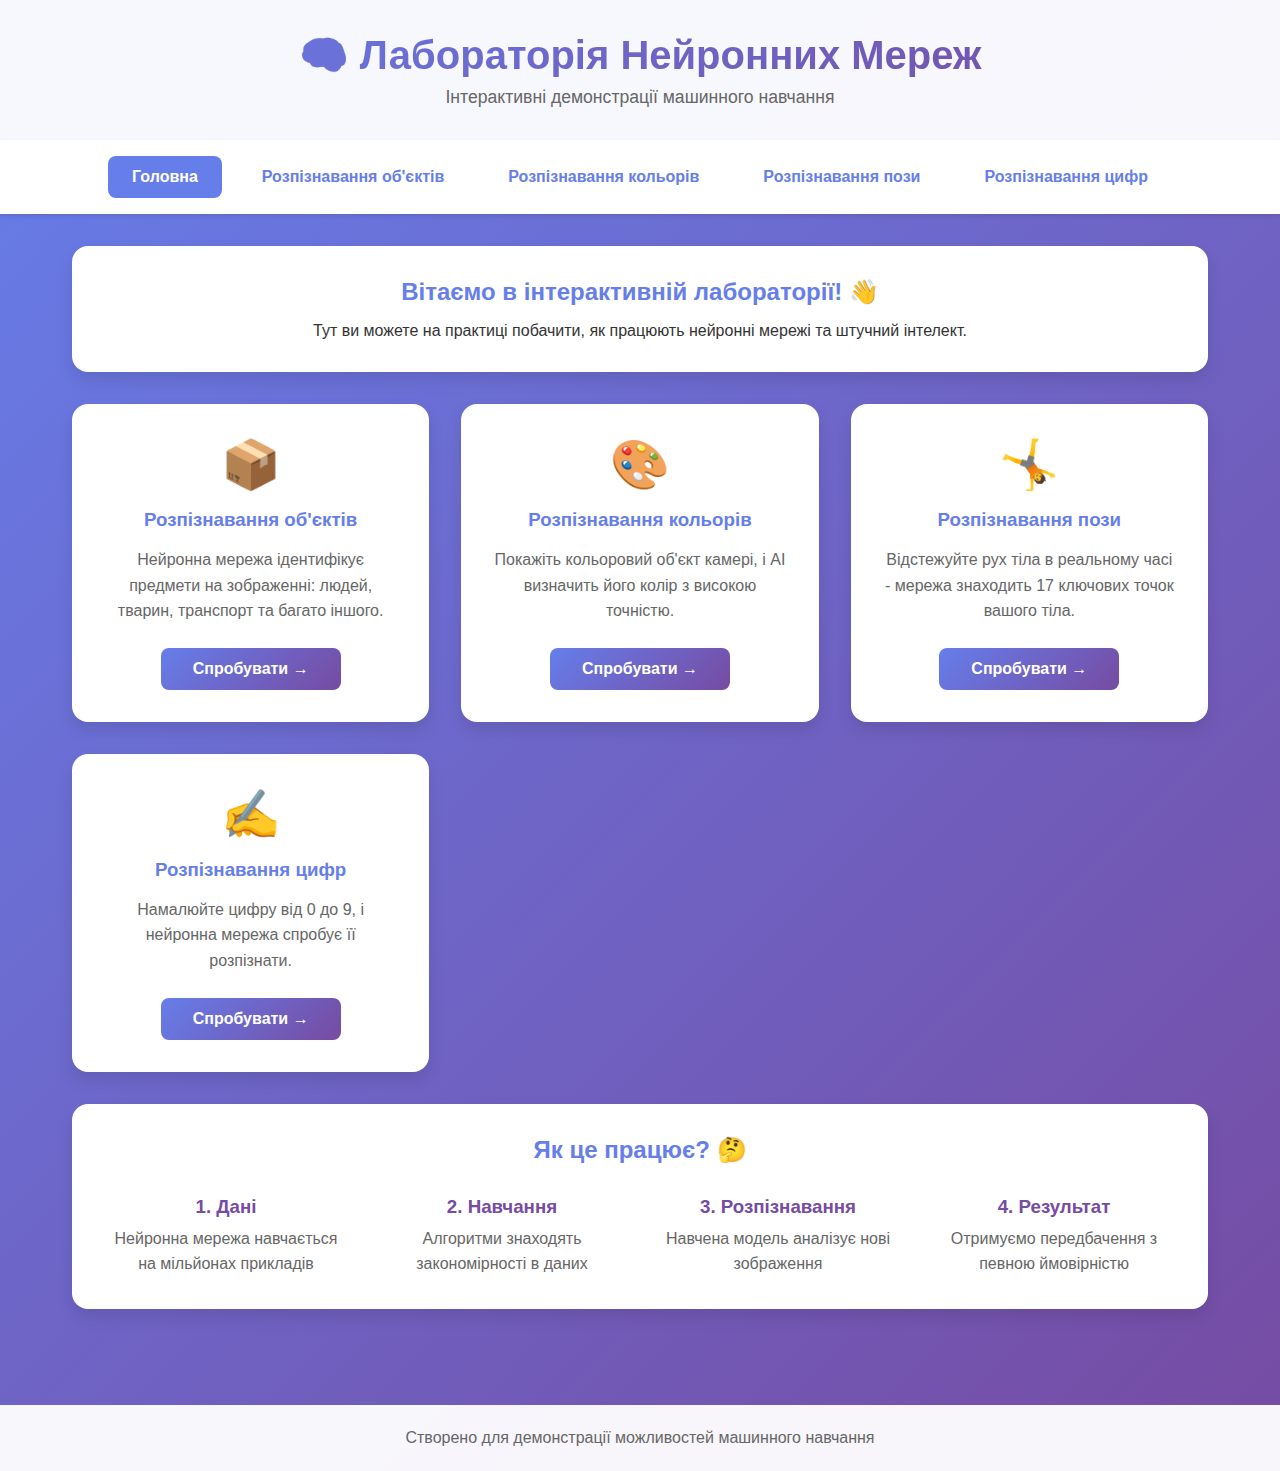
<file: index.html>
<!DOCTYPE html>
<html lang="uk">
<head>
    <meta charset="UTF-8">
    <meta name="viewport" content="width=device-width, initial-scale=1.0">
    <title>Демонстрація Нейронних Мереж</title>
    <link rel="stylesheet" href="styles.css">
</head>
<body>
    <header>
        <h1>🧠 Лабораторія Нейронних Мереж</h1>
        <p>Інтерактивні демонстрації машинного навчання</p>
    </header>

    <nav class="main-nav">
        <a href="index.html" class="nav-link active">Головна</a>
        <a href="object-detection.html" class="nav-link">Розпізнавання об'єктів</a>
        <a href="color-recognition.html" class="nav-link">Розпізнавання кольорів</a>
        <a href="pose-detection.html" class="nav-link">Розпізнавання пози</a>
        <a href="digit-recognition.html" class="nav-link">Розпізнавання цифр</a>
    </nav>

    <main class="container">
        <section class="welcome-section">
            <h2>Вітаємо в інтерактивній лабораторії! 👋</h2>
            <p>Тут ви можете на практиці побачити, як працюють нейронні мережі та штучний інтелект.</p>
        </section>

        <div class="demos-grid">
            <div class="demo-card">
                <div class="demo-icon">📦</div>
                <h3>Розпізнавання об'єктів</h3>
                <p>Нейронна мережа ідентифікує предмети на зображенні: людей, тварин, транспорт та багато іншого.</p>
                <a href="object-detection.html" class="btn">Спробувати →</a>
            </div>

            <div class="demo-card">
                <div class="demo-icon">🎨</div>
                <h3>Розпізнавання кольорів</h3>
                <p>Покажіть кольоровий об'єкт камері, і AI визначить його колір з високою точністю.</p>
                <a href="color-recognition.html" class="btn">Спробувати →</a>
            </div>

            <div class="demo-card">
                <div class="demo-icon">🤸</div>
                <h3>Розпізнавання пози</h3>
                <p>Відстежуйте рух тіла в реальному часі - мережа знаходить 17 ключових точок вашого тіла.</p>
                <a href="pose-detection.html" class="btn">Спробувати →</a>
            </div>

            <div class="demo-card">
                <div class="demo-icon">✍️</div>
                <h3>Розпізнавання цифр</h3>
                <p>Намалюйте цифру від 0 до 9, і нейронна мережа спробує її розпізнати.</p>
                <a href="digit-recognition.html" class="btn">Спробувати →</a>
            </div>
        </div>

        <section class="info-section">
            <h2>Як це працює? 🤔</h2>
            <div class="info-grid">
                <div class="info-item">
                    <h3>1. Дані</h3>
                    <p>Нейронна мережа навчається на мільйонах прикладів</p>
                </div>
                <div class="info-item">
                    <h3>2. Навчання</h3>
                    <p>Алгоритми знаходять закономірності в даних</p>
                </div>
                <div class="info-item">
                    <h3>3. Розпізнавання</h3>
                    <p>Навчена модель аналізує нові зображення</p>
                </div>
                <div class="info-item">
                    <h3>4. Результат</h3>
                    <p>Отримуємо передбачення з певною ймовірністю</p>
                </div>
            </div>
        </section>
    </main>

    <footer>
        <p>Створено для демонстрації можливостей машинного навчання</p>
    </footer>
</body>
</html>
</file>
<file: styles.css>
* {
    margin: 0;
    padding: 0;
    box-sizing: border-box;
}

body {
    font-family: -apple-system, BlinkMacSystemFont, 'Segoe UI', Roboto, Oxygen, Ubuntu, Cantarell, sans-serif;
    background: linear-gradient(135deg, #667eea 0%, #764ba2 100%);
    min-height: 100vh;
    color: #333;
}

header {
    background: rgba(255, 255, 255, 0.95);
    padding: 2rem;
    text-align: center;
    box-shadow: 0 4px 6px rgba(0, 0, 0, 0.1);
}

header h1 {
    font-size: 2.5rem;
    background: linear-gradient(135deg, #667eea 0%, #764ba2 100%);
    -webkit-background-clip: text;
    -webkit-text-fill-color: transparent;
    background-clip: text;
    margin-bottom: 0.5rem;
}

header p {
    color: #666;
    font-size: 1.1rem;
}

.main-nav {
    background: white;
    padding: 1rem;
    display: flex;
    justify-content: center;
    gap: 1rem;
    flex-wrap: wrap;
    box-shadow: 0 2px 4px rgba(0, 0, 0, 0.1);
}

.nav-link {
    padding: 0.75rem 1.5rem;
    border-radius: 8px;
    text-decoration: none;
    color: #667eea;
    font-weight: 600;
    transition: all 0.3s ease;
}

.nav-link:hover {
    background: #667eea;
    color: white;
    transform: translateY(-2px);
}

.nav-link.active {
    background: #667eea;
    color: white;
}

.container {
    max-width: 1200px;
    margin: 0 auto;
    padding: 2rem;
}

.welcome-section {
    background: white;
    padding: 2rem;
    border-radius: 16px;
    margin-bottom: 2rem;
    box-shadow: 0 8px 16px rgba(0, 0, 0, 0.1);
    text-align: center;
}

.welcome-section h2 {
    color: #667eea;
    margin-bottom: 1rem;
}

.demos-grid {
    display: grid;
    grid-template-columns: repeat(auto-fit, minmax(280px, 1fr));
    gap: 2rem;
    margin-bottom: 2rem;
}

.demo-card {
    background: white;
    padding: 2rem;
    border-radius: 16px;
    box-shadow: 0 8px 16px rgba(0, 0, 0, 0.1);
    transition: transform 0.3s ease, box-shadow 0.3s ease;
    text-align: center;
}

.demo-card:hover {
    transform: translateY(-8px);
    box-shadow: 0 12px 24px rgba(0, 0, 0, 0.15);
}

.demo-icon {
    font-size: 3rem;
    margin-bottom: 1rem;
}

.demo-card h3 {
    color: #667eea;
    margin-bottom: 1rem;
}

.demo-card p {
    color: #666;
    margin-bottom: 1.5rem;
    line-height: 1.6;
}

.btn {
    display: inline-block;
    padding: 0.75rem 2rem;
    background: linear-gradient(135deg, #667eea 0%, #764ba2 100%);
    color: white;
    text-decoration: none;
    border-radius: 8px;
    font-weight: 600;
    transition: all 0.3s ease;
    border: none;
    cursor: pointer;
    font-size: 1rem;
}

.btn:hover {
    transform: scale(1.05);
    box-shadow: 0 4px 12px rgba(102, 126, 234, 0.4);
}

.btn:disabled {
    opacity: 0.6;
    cursor: not-allowed;
    transform: none;
}

.info-section {
    background: white;
    padding: 2rem;
    border-radius: 16px;
    box-shadow: 0 8px 16px rgba(0, 0, 0, 0.1);
    margin-bottom: 2rem;
}

.info-section h2 {
    color: #667eea;
    text-align: center;
    margin-bottom: 2rem;
}

.info-grid {
    display: grid;
    grid-template-columns: repeat(auto-fit, minmax(200px, 1fr));
    gap: 2rem;
}

.info-item {
    text-align: center;
}

.info-item h3 {
    color: #764ba2;
    margin-bottom: 0.5rem;
}

.info-item p {
    color: #666;
    line-height: 1.6;
}

/* Demo pages specific styles */
.demo-container {
    background: white;
    padding: 2rem;
    border-radius: 16px;
    box-shadow: 0 8px 16px rgba(0, 0, 0, 0.1);
}

.video-container {
    position: relative;
    width: 100%;
    max-width: 640px;
    margin: 0 auto 2rem;
    border-radius: 12px;
    overflow: hidden;
    box-shadow: 0 4px 12px rgba(0, 0, 0, 0.1);
}

#webcam, #canvas {
    width: 100%;
    height: auto;
    display: block;
}

#canvas {
    position: absolute;
    top: 0;
    left: 0;
}

.controls {
    display: flex;
    gap: 1rem;
    justify-content: center;
    flex-wrap: wrap;
    margin-bottom: 2rem;
}

.results {
    background: #f8f9fa;
    padding: 1.5rem;
    border-radius: 12px;
    margin-top: 2rem;
}

.results h3 {
    color: #667eea;
    margin-bottom: 1rem;
}

.result-item {
    display: flex;
    justify-content: space-between;
    align-items: center;
    padding: 0.75rem;
    background: white;
    border-radius: 8px;
    margin-bottom: 0.5rem;
    box-shadow: 0 2px 4px rgba(0, 0, 0, 0.05);
}

.result-label {
    font-weight: 600;
    color: #333;
}

.result-confidence {
    color: #667eea;
    font-weight: 600;
}

.confidence-bar {
    height: 8px;
    background: #e0e0e0;
    border-radius: 4px;
    overflow: hidden;
    margin-top: 0.5rem;
}

.confidence-fill {
    height: 100%;
    background: linear-gradient(90deg, #667eea 0%, #764ba2 100%);
    transition: width 0.3s ease;
}

.loading {
    text-align: center;
    padding: 2rem;
    color: #667eea;
}

.spinner {
    border: 4px solid #f3f3f3;
    border-top: 4px solid #667eea;
    border-radius: 50%;
    width: 40px;
    height: 40px;
    animation: spin 1s linear infinite;
    margin: 0 auto 1rem;
}

@keyframes spin {
    0% { transform: rotate(0deg); }
    100% { transform: rotate(360deg); }
}

/* Drawing canvas for digit recognition */
#drawingCanvas {
    border: 3px solid #667eea;
    border-radius: 12px;
    cursor: crosshair;
    display: block;
    margin: 0 auto;
    background: white;
    touch-action: none;
}

.color-display {
    width: 100%;
    max-width: 400px;
    height: 200px;
    border-radius: 12px;
    margin: 2rem auto;
    box-shadow: 0 4px 12px rgba(0, 0, 0, 0.1);
    display: flex;
    align-items: center;
    justify-content: center;
    font-size: 2rem;
    font-weight: bold;
    color: white;
    text-shadow: 2px 2px 4px rgba(0, 0, 0, 0.3);
}

footer {
    background: rgba(255, 255, 255, 0.95);
    padding: 1.5rem;
    text-align: center;
    color: #666;
    margin-top: 2rem;
}

/* Responsive */
@media (max-width: 768px) {
    header h1 {
        font-size: 1.8rem;
    }
    
    .demos-grid {
        grid-template-columns: 1fr;
    }
    
    .container {
        padding: 1rem;
    }
}

.status-message {
    padding: 1rem;
    border-radius: 8px;
    margin: 1rem 0;
    text-align: center;
}

.status-success {
    background: #d4edda;
    color: #155724;
}

.status-error {
    background: #f8d7da;
    color: #721c24;
}

.status-info {
    background: #d1ecf1;
    color: #0c5460;
}
</file>
